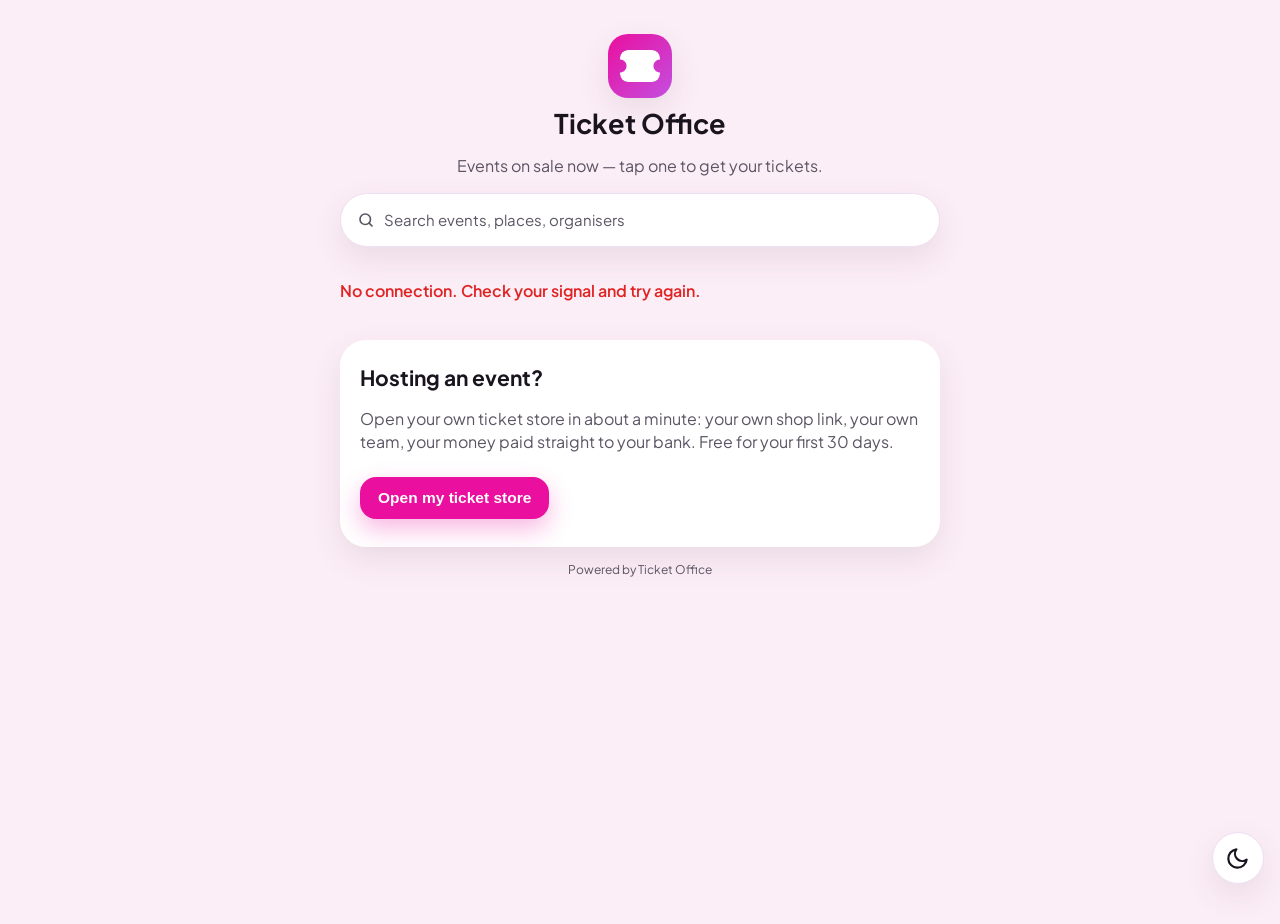
<file: index.html>
<!DOCTYPE html>
<html lang="en">
<head>
<meta charset="UTF-8">
<!-- iPhone-first PWA shell -->
<link rel="preconnect" href="https://fonts.googleapis.com">
<link href="https://fonts.googleapis.com/css2?family=Fraunces:opsz,wght@9..144,600;9..144,900&family=Baloo+2:wght@600;700;800&family=Plus+Jakarta+Sans:wght@400;600;700;800&display=swap" rel="stylesheet">
<meta name="viewport" content="width=device-width, initial-scale=1, viewport-fit=cover">
<meta name="apple-mobile-web-app-capable" content="yes">
<meta name="mobile-web-app-capable" content="yes">
<meta name="apple-mobile-web-app-status-bar-style" content="default">
<meta name="apple-mobile-web-app-title" content="Tickets">
<meta name="theme-color" content="#7C3AED">
<title>Ticket Office</title>
<link rel="manifest" href="manifest.webmanifest">
<link rel="apple-touch-icon" href="https://sjrubwotogjaxzeapndh.supabase.co/storage/v1/object/public/app-rhythm-reggae/icons/apple-touch-icon.png">
<link rel="icon" type="image/png" sizes="192x192" href="https://sjrubwotogjaxzeapndh.supabase.co/storage/v1/object/public/app-rhythm-reggae/icons/icon-192.png">
<link rel="stylesheet" href="styles.css">
<script src="vendor/qrcode.min.js"></script>
<script src="vendor/jsQR.min.js"></script>
<script src="config.js"></script>
<script>try { document.documentElement.dataset.theme = localStorage.getItem("to_theme") || "day"; document.documentElement.dataset.skin = localStorage.getItem("to_skin") || "fintech"; } catch (e) {}</script>
</head>
<body>

<!-- ===================== LOGIN / SETUP ===================== -->
<section id="homeScreen" class="login-wrap hidden">
  <div class="home-wrap">
    <div class="brand-mark"></div>
    <h1 style="text-align:center">Ticket Office</h1>
    <p class="muted" style="text-align:center">Events on sale now — tap one to get your tickets.</p>
    <div id="homeStats" class="stats-pill hidden"></div>
    <div class="search-pill"><svg viewBox="0 0 24 24" width="18" height="18" fill="none" stroke="currentColor" stroke-width="2.2" stroke-linecap="round" aria-hidden="true"><circle cx="11" cy="11" r="7"/><path d="M20 20l-3.8-3.8"/></svg><input id="homeSearch" type="search" placeholder="Search events, places, organisers" autocomplete="off" aria-label="Search events"></div>
    <div id="homeEvents" class="pick-grid"></div>
    <div class="card host-card">
      <h2>Hosting an event?</h2>
      <p class="muted">Open your own ticket store in about a minute: your own shop link, your own team, your money paid straight to your bank. Free for your first 30 days.</p>
      <button id="hostBtn" type="button" class="btn primary">Open my ticket store</button>
      <form id="signupForm" class="hidden">
        <label>Business / organiser name<input id="suBiz" placeholder="e.g. Island Lime Promotions"></label>
        <label>Your name<input id="suName" autocomplete="name" placeholder="Full name"></label>
        <label>Your WhatsApp number<input id="suWhatsapp" type="tel" placeholder="1868..."></label>
        <label>Choose a PIN (4–6 digits) — you sign in with it<input id="suPin" type="password" inputmode="numeric" maxlength="6"></label>
        <p id="signupError" class="error hidden"></p>
        <button type="submit" class="btn primary big">Create my store</button>
      </form>
      <div id="signupDone" class="hidden"></div>
    </div>
    <p class="tiny muted" style="text-align:center;margin-top:14px">Powered by Ticket Office</p>
  </div>
</section>

<section id="loginScreen" class="login-wrap">
  <div class="login-card">
    <div class="brand-mark" aria-hidden="true"></div>
    <h1 id="loginBiz">Ticket Office</h1>
    <p class="muted" id="loginSub">Who's working?</p>

    <!-- team picker -->
    <div id="teamPicker"></div>
    <div id="pinBox" class="hidden">
      <p class="pin-for">PIN for <strong id="pinForName"></strong></p>
      <input id="pinInput" type="password" inputmode="numeric" autocomplete="off"
             maxlength="6" placeholder="••••" class="pin-input">
      <p id="pinError" class="error hidden"></p>
      <button id="pinGo" class="btn primary big">Sign in</button>
      <button id="pinBack" class="btn ghost">Back</button>
      <button id="forgotPin" class="btn linklike">Owner forgot PIN?</button>
    </div>

    <!-- first-run owner claim -->
    <form id="claimForm" class="hidden">
      <h2>Set up the owner account</h2>
      <p class="muted">Your organiser gave you a claim code. Set your name and PIN —
        you will get a recovery code. Keep it safe: it is the only way back in
        if you forget your PIN.</p>
      <label>Claim code<input id="claimCode" autocomplete="off" placeholder="F7K9-Q2XD"></label>
      <label>Your name<input id="claimName" autocomplete="name" placeholder="Your full name"></label>
      <label>Choose a PIN (4–6 digits)<input id="claimPin" type="password" inputmode="numeric" maxlength="6" placeholder="••••"></label>
      <label>Confirm PIN<input id="claimPin2" type="password" inputmode="numeric" maxlength="6" placeholder="••••"></label>
      <p id="claimError" class="error hidden"></p>
      <button type="submit" class="btn primary big">Create owner account</button>
    </form>

    <!-- recovery code shown once -->
    <div id="recoveryBox" class="hidden">
      <h2>Your recovery code</h2>
      <p class="muted">Write this down and keep it somewhere safe. It is shown
        <strong>once</strong>. If you ever forget your PIN, this code resets it.</p>
      <div class="recovery-code" id="recoveryCode"></div>
      <button id="recoveryDone" class="btn primary big">I saved it — continue</button>
    </div>

    <!-- owner PIN recovery -->
    <form id="recoverForm" class="hidden">
      <h2>Reset owner PIN</h2>
      <label>Recovery code<input id="recoverCode" autocomplete="off" placeholder="TK-XXXX-XXXX"></label>
      <label>New PIN (4–6 digits)<input id="recoverPin" type="password" inputmode="numeric" maxlength="6" placeholder="••••"></label>
      <p id="recoverError" class="error hidden"></p>
      <button type="submit" class="btn primary big">Reset PIN</button>
      <button type="button" id="recoverBack" class="btn ghost">Back</button>
    </form>

    <p id="loginError" class="error hidden"></p>
    <div class="card shop-entry">
      <h2>Buying a ticket?</h2>
      <p class="muted">No account needed. Order from the shop and pay by bank transfer.</p>
      <button id="openShopBtn" type="button" class="btn primary big">Open the ticket shop</button>
    </div>
    <p class="tiny muted">Your account lives in the cloud — every phone on your
      team sees the same sales, live.</p>
  </div>
</section>

<!-- ===================== BUYER SHOP (public) ===================== -->
<section id="shopScreen" class="login-wrap hidden">
  <div class="login-card">
    <button id="shopBack" type="button" class="btn ghost small">&larr; Team sign in</button>
    <h1 id="shopBiz">Ticket shop</h1>
    <p class="muted">Pick your event, place your order, then pay by bank transfer.
      Your tickets are confirmed when the organiser accepts your order.</p>
    <div id="shopEvents" class="pick-grid"></div>
    <div class="steps-bar hidden" id="shopSteps"><span data-step="1"><b>1</b> Tickets</span><span data-step="2"><b>2</b> Your details</span><span data-step="3"><b>3</b> Done</span></div>
    <form id="shopForm" class="hidden">
      <div id="shopHero" class="shop-hero hidden">
        <img id="shopHeroImg" class="shop-hero-img" alt="">
        <div class="shop-hero-body">
          <div id="shopHeroKicker" class="kicker"></div>
          <h2 id="shopHeroName" class="shop-hero-name"></h2>
          <p id="shopHeroMeta" class="shop-hero-meta"></p>
          <div class="host-row"><span id="shopHeroAvatar" class="host-avatar"></span><span id="shopHeroHost" class="host-name"></span><span id="shopHeroSold" class="host-sold"></span></div>
          <div id="shopHeroChips" class="glass-chips"></div>
        </div>
      </div>
      <h2 id="shopFormTitle">Order tickets</h2>
      <div id="shopTypes"></div>
      <div id="shopAddonsWrap" class="hidden"><h3>Add-ons</h3><div id="shopAddons"></div></div>
      <div id="shopQuestions"></div>
      <div class="summary-box" id="shopSummary"></div>
      <label>Your name<input id="shopName" autocomplete="name" placeholder="Full name"></label>
      <label>Your WhatsApp number<input id="shopPhone" type="tel" placeholder="1868..."></label>
      <p id="shopError" class="error hidden"></p>
      <button type="submit" class="btn primary big">Place order</button>
      <div id="shopFormBankBox" class="hidden">
        <h3>Pay by bank transfer</h3>
        <pre id="shopFormBank" class="bank-box"></pre>
      </div>
      <label>Already paid? Attach your transfer receipt (screenshot or PDF)
        <input id="shopReceipt" type="file" accept="image/*,.pdf"></label>
    </form>
    <div id="shopDone" class="hidden">
      <h2>Order placed</h2>
      <div id="shopDoneRef" class="done-ref"></div>
      <div class="perf done-perf"></div>
      <p id="shopDoneText"></p>
      <div id="shopBankBox" class="hidden">
        <h3>Pay by bank transfer</h3>
        <pre id="shopBank" class="bank-box"></pre>
        <button id="shopCopyBank" type="button" class="btn">Copy bank details</button>
      </div>
      <div id="shopCardBox" class="hidden">
        <h3>Pay by card</h3>
        <p class="muted" id="shopCardNote"></p>
        <a id="shopCardBtn" class="btn big" target="_blank" rel="noopener">Pay by card</a>
      </div>
      <button id="shopCalBtn" type="button" class="btn">Add the event to my calendar</button>
      <a id="shopWa" class="btn primary big hidden" target="_blank" rel="noopener">Send order to the organiser on WhatsApp</a>
      <button id="shopAgain" type="button" class="btn ghost">Order more tickets</button>
    </div>
    <p class="tiny muted" style="text-align:center;margin-top:14px">Powered by Ticket Office</p>
  </div>
</section>

<!-- ===================== APP ===================== -->
<div id="app" class="hidden">
  <header class="topbar">
    <div class="topbar-left">
      <div class="brand-mark small" aria-hidden="true"></div>
      <div>
        <div id="bizName" class="biz-name">Ticket Office</div>
        <div id="screenName" class="screen-name">Dashboard</div>
      </div>
    </div>
    <button id="menuBtn" class="icon-btn" aria-label="Menu">
      <svg viewBox="0 0 24 24" class="ic"><line x1="4" y1="7" x2="20" y2="7"/><line x1="4" y1="12" x2="20" y2="12"/><line x1="4" y1="17" x2="20" y2="17"/></svg>
    </button>
  </header>

  <div id="graceBanner" class="grace hidden">
    This account's licence has ended — you can view and export your records,
    but selling is paused. Contact your provider to renew.
  </div>

  <nav id="menu" class="menu hidden">
    <div class="menu-user" id="menuUser"></div>
    <button data-go="dashboard">Dashboard</button>
    <button data-go="issue" data-role="owner,seller">Issue tickets</button>
    <button data-go="tickets" data-role="owner,seller">Tickets &amp; sales</button>
    <button data-go="door">Door check-in</button>
    <button data-go="cashup" data-role="owner">Cash-up</button>
    <button data-go="events" data-role="owner">Events</button>
    <button data-go="settings" data-role="owner">Settings &amp; team</button>
    <button data-go="audit" data-role="owner">Activity log</button>
    <button data-go="help">Help &amp; install</button>
    <button id="switchUser">Switch user / Lock</button>
    <button id="logoutBtn" class="danger">Log out</button>
  </nav>

  <main>
    <!-- DASHBOARD: hero carousel + analytics only -->
    <section id="screen-dashboard" class="screen">
      <div id="heroCarousel" class="carousel"></div>
      <div class="dots" id="heroDots"></div>
      <h2 class="section-title">Analytics</h2>
      <div id="analyticsBox"></div>
    </section>

    <!-- ISSUE -->
    <section id="screen-issue" class="screen hidden">
      <div class="card">
        <h2>Issue tickets</h2>
        <p class="muted">Selling as <strong id="issueSeller"></strong></p>
        <label>Event<select id="issueEvent"></select></label>
        <label>Ticket type<select id="issueType"></select></label>
        <label>Buyer name<input id="issueBuyer" autocomplete="off" placeholder="Who is this ticket for?"></label>
        <label>Buyer phone (optional)<input id="issuePhone" type="tel" autocomplete="off" placeholder="WhatsApp number"></label>
        <label>Quantity</label>
        <div class="stepper">
          <button id="qtyMinus" type="button">−</button>
          <span id="qtyVal">1</span>
          <button id="qtyPlus" type="button">+</button>
        </div>
        <div class="total-line">Total: <strong id="issueTotal">TT$0</strong></div>
        <label class="switch-row"><span>Paid</span>
          <input type="checkbox" id="issuePaid" checked><span class="switch"></span></label>
        <p id="issueError" class="error hidden"></p>
        <button id="issueBtn" class="btn primary big">Generate tickets</button>
      </div>
      <div id="issuedBox"></div>
    </section>

    <!-- TICKETS -->
    <section id="screen-tickets" class="screen hidden">
      <div class="row-between">
        <h2 class="section-title">Tickets &amp; sales</h2>
        <button id="exportBtn" class="btn small" data-role="owner">Export CSV</button>
      </div>
      <div id="ordersBox">
        <h3 class="section-title">Buyer orders</h3>
        <div id="ordersList"><p class="muted">Loading orders…</p></div>
      </div>
      <label>Event<select id="ticketsEvent"></select></label>
      <input id="ticketsSearch" placeholder="Search code or buyer name">
      <div id="ticketsList"></div>
    </section>

    <!-- DOOR -->
    <section id="screen-door" class="screen hidden">
      <div class="card">
        <h2>Door check-in</h2>
        <label>Event<select id="doorEvent"></select></label>
        <button id="scanBtn" class="btn primary big">Scan QR code</button>
        <video id="scanVideo" class="scan-video hidden" playsinline muted></video>
        <button id="scanStop" class="btn ghost hidden">Stop camera</button>
        <div class="or">— or type the code —</div>
        <label>Ticket code<input id="doorCode" autocomplete="off" placeholder="RR26-0001" class="mono big-input"></label>
        <label>Verify code (from the ticket)<input id="doorVerify" inputmode="numeric" maxlength="6" placeholder="6 digits" class="mono big-input"></label>
        <button id="checkinBtn" class="btn primary big">Check in</button>
        <div id="doorResult" class="door-result hidden"></div>
        <div id="doorCount" class="muted center"></div>
      </div>
    </section>

    <!-- CASH-UP -->
    <section id="screen-cashup" class="screen hidden">
      <button class="btn ghost back-btn" data-back="dashboard">&larr; Back</button>
      <h2 class="section-title">Cash-up</h2>
      <label>Event<select id="cashEvent"></select></label>
      <div id="cashBox"></div>
      <button class="btn" id="printCashBtn">Print cash-up</button>
    </section>

    <!-- EVENTS -->
    <section id="screen-events" class="screen hidden">
      <h2 class="section-title">Events</h2>
      <div id="eventsList"></div>
      <form id="eventForm" class="card">
        <h3 id="eventFormTitle">New event</h3>
        <input type="hidden" id="evId">
        <label>Event name<input id="evName" placeholder="Rhythm &amp; Reggae"></label>
        <label>Presenter<input id="evPresenter" placeholder="1ST INFANTRY BN PRESENTS"></label>
        <label>Code prefix (letters/numbers)<input id="evPrefix" maxlength="6" placeholder="RR26"></label>
        <label>Date<input id="evDate" type="date"></label>
        <label>Start time<input id="evStart" placeholder="7:00 PM"></label>
        <label>End time<input id="evEnd" placeholder="1:00 AM"></label>
        <label>Venue<input id="evVenue" placeholder="Camp Ogden"></label>
        <label>Total capacity (blank = unlimited)<input id="evCapacity" type="number" min="1"></label>
        <label>Break-even target TT$ (optional)<input id="evTarget" type="number" min="0" step="0.01" placeholder="e.g. 15000"></label>
        <label>Payment plan — deposit % buyers pay first (optional)<input id="evPlanPct" type="number" min="5" max="95" placeholder="e.g. 30"></label>
        <label>Checkout question 1 (optional)<input id="evQ1" placeholder="e.g. Shirt size?"></label>
        <label>Checkout question 2 (optional)<input id="evQ2" placeholder="e.g. Table or group name?"></label>
        <label>Checkout question 3 (optional)<input id="evQ3" placeholder="e.g. How did you hear about us?"></label>
        <label>Flyer — full poster, never cropped
          <input id="evFlyer" type="file" accept="image/*"></label>
        <img id="evFlyerPreview" class="flyer-preview hidden" alt="Flyer preview">
        <button type="button" id="evFlyerRemove" class="btn ghost hidden">Remove flyer</button>
        <p id="evError" class="error hidden"></p>
        <button type="submit" class="btn primary big">Save event</button>
        <button type="button" id="evCancel" class="btn ghost hidden">Cancel edit</button>
      </form>
      <div id="typesBox" class="card hidden">
        <h3>Ticket types — <span id="typesEventName"></span></h3>
        <div id="typesList"></div>
        <form id="typeForm">
          <input type="hidden" id="tyId">
          <label>Type name<input id="tyName" placeholder="General / VIP / Comp"></label>
          <label>Price (TT$)<input id="tyPrice" type="number" min="0" step="0.01" placeholder="100"></label>
          <label>Capacity (blank = unlimited)<input id="tyCapacity" type="number" min="1"></label>
          <label class="check-row"><input id="tyAddon" type="checkbox"> This is an add-on (extra like parking or a cooler fee — not a ticket, no door code)</label>
          <p id="tyError" class="error hidden"></p>
          <button type="submit" class="btn primary">Save ticket type</button>
        </form>
      </div>
    </section>

    <!-- SETTINGS -->
    <section id="screen-settings" class="screen hidden">
      <div class="card">
        <h2>My profile</h2>
        <p class="muted">Signed in as <strong id="profileLine"></strong></p>
        <label>Current PIN<input id="cpOld" type="password" inputmode="numeric" maxlength="6"></label>
        <label>New PIN<input id="cpNew" type="password" inputmode="numeric" maxlength="6"></label>
        <p id="cpError" class="error hidden"></p>
        <button id="cpBtn" class="btn">Change my PIN</button>
      </div>
      <div class="card">
        <h2>Business</h2>
        <label>Business / organiser name<input id="setBiz"></label>
        <label>Owner WhatsApp (sellers report sales here)<input id="setWhatsapp" type="tel" placeholder="1868..."></label>
        <label>Bank details buyers use to pay you
          <textarea id="setBank" rows="4" placeholder="Bank: ...&#10;Account name: ...&#10;Account number: ..."></textarea></label>
        <p class="tiny muted">Buyers see these in the ticket shop when they order, so they can pay by transfer.</p>
        <label>Card payment link (optional — e.g. your Fygaro link)
          <input id="setCardLink" type="url" placeholder="https://..."></label>
        <p class="tiny muted">If you have a card payment link, buyers get a "Pay by card" button with their order total and reference. Leave blank to hide it.</p>
        <button id="setSave" class="btn">Save settings</button>
        <p class="tiny muted">Buyer shop link — send this to buyers:<br>
          <span id="shopLink"></span>
          <button id="shopLinkCopy" type="button" class="btn small">Copy link</button></p>
      </div>
      <div class="card">
        <h2>Shop theme</h2>
        <p class="tiny muted">Your store's look. Buyers see it in your shop, your team sees it in the app. Night mode still works over every theme.</p>
        <div id="themeGrid" class="theme-grid"></div>
      </div>
      <div class="card">
        <h2>Team</h2>
        <div id="teamList"></div>
        <form id="memberForm">
          <h3>Add team member</h3>
          <label>Name<input id="mbName" placeholder="Full name"></label>
          <label>Role
            <select id="mbRole"><option value="seller">Seller</option><option value="door">Door</option></select></label>
          <label>First PIN (4–6 digits)<input id="mbPin" type="password" inputmode="numeric" maxlength="6"></label>
          <p id="mbError" class="error hidden"></p>
          <button type="submit" class="btn primary">Add member</button>
        </form>
      </div>
      <div class="card">
        <h2>Your licence</h2>
        <p id="licenceLine" class="muted"></p>
      </div>
    </section>

    <!-- AUDIT -->
    <section id="screen-audit" class="screen hidden">
      <h2 class="section-title">Activity log</h2>
      <div id="auditList"></div>
    </section>

    <!-- HELP -->
    <section id="screen-help" class="screen hidden">
      <div class="card">
        <h2>Install on iPhone</h2>
        <ol class="steps">
          <li>Open this link in <strong>Safari</strong> (not inside WhatsApp).</li>
          <li>Tap the <strong>Share</strong> button (square with an arrow pointing up).</li>
          <li>Scroll down and tap <strong>Add to Home Screen</strong>.</li>
          <li>Tap <strong>Add</strong>. The Tickets icon is now on your home screen.</li>
          <li>Open it from the icon — it works full-screen and opens even with no signal after the first load.</li>
        </ol>
        <h3>Android</h3>
        <ol class="steps">
          <li>Open the link in Chrome.</li>
          <li>Tap the <strong>⋮</strong> menu → <strong>Add to Home screen</strong> (or “Install app”).</li>
        </ol>
      </div>
      <div class="card">
        <h2>How your team uses this</h2>
        <ul class="steps">
          <li><strong>Owner</strong> — sets up events, ticket types and the team; sees every sale live; does the cash-up.</li>
          <li><strong>Sellers</strong> — sign in with their own PIN and sell. Every ticket they issue appears on the owner's phone at once, under their name. Codes are issued centrally, so two sellers can never sell the same ticket number.</li>
          <li><strong>Door</strong> — sign in and scan each ticket's QR (or type the code + verify number). A ticket can only be let in once, on any phone — the second scan says ALREADY USED.</li>
          <li><strong>Forgotten PIN?</strong> — sellers ask the owner to reset it in Settings. The owner uses the recovery code shown once at setup.</li>
          <li><strong>No signal?</strong> — the app opens offline, but sales and check-ins need a connection to reach the shared system. Keep one phone on data at the door.</li>
        </ul>
      </div>
    </section>
  </main>
</div>

<!-- EVENT OPTIONS SHEET -->
<div id="sheet" class="sheet hidden">
  <div class="sheet-card">
    <h3 id="sheetTitle"></h3>
    <button data-act="issue">Issue tickets</button>
    <button data-act="tickets">View tickets &amp; sales</button>
    <button data-act="door">Door check-in</button>
    <button data-act="edit" data-role="owner">Edit event</button>
    <button data-act="cashup" data-role="owner">Cash-up</button>
    <button id="sheetClose" class="ghost">Close</button>
  </div>
</div>

<!-- TICKET VIEW -->
<div id="ticketModal" class="modal hidden">
  <div class="modal-card" id="ticketCard"></div>
  <div class="modal-actions">
    <button id="ticketDownload" class="btn primary">Save ticket image</button>
    <button id="ticketCal" class="btn">Add to calendar</button>
    <button id="ticketTransfer" class="btn" data-role="owner,seller">Transfer ticket</button>
    <button id="ticketBackIssue" class="btn" data-role="owner,seller">&larr; Back to Issue tickets</button>
    <button id="ticketClose" class="btn ghost">Close</button>
  </div>
</div>

<div id="toast" class="toast hidden"></div>

<script src="app.js"></script>
<script>
  if ("serviceWorker" in navigator) {
    window.addEventListener("load", () => navigator.serviceWorker.register("sw.js").catch(() => {}));
  }
</script>

  <!-- Printable cash-up sheet: shown on screen first (with its own Back
       button), and it is the only thing that prints. -->
  <div id="printSheet" class="print-sheet hidden">
    <button class="print-close-top" data-close-print>&larr; Cash-up</button>
    <div id="printSheetBody"></div>
    <div class="row-actions no-print">
      <button class="btn primary" id="doPrintBtn">Print / Save PDF</button>
      <button class="btn" id="closePrintBtn" data-close-print>&larr; Back</button>
    </div>
  </div>
<button id="themeFab" class="theme-fab" aria-label="Toggle night mode">
  <svg viewBox="0 0 24 24" class="ic" id="themeIconMoon"><path d="M20 13.5A8.5 8.5 0 1 1 10.5 4a6.8 6.8 0 0 0 9.5 9.5Z"/></svg>
  <svg viewBox="0 0 24 24" class="ic hidden" id="themeIconSun"><circle cx="12" cy="12" r="4"/><line x1="12" y1="2.5" x2="12" y2="5"/><line x1="12" y1="19" x2="12" y2="21.5"/><line x1="2.5" y1="12" x2="5" y2="12"/><line x1="19" y1="12" x2="21.5" y2="12"/><line x1="5" y1="5" x2="6.8" y2="6.8"/><line x1="17.2" y1="17.2" x2="19" y2="19"/><line x1="19" y1="5" x2="17.2" y2="6.8"/><line x1="6.8" y1="17.2" x2="5" y2="19"/></svg>
</button>
</body>
</html>
</file>
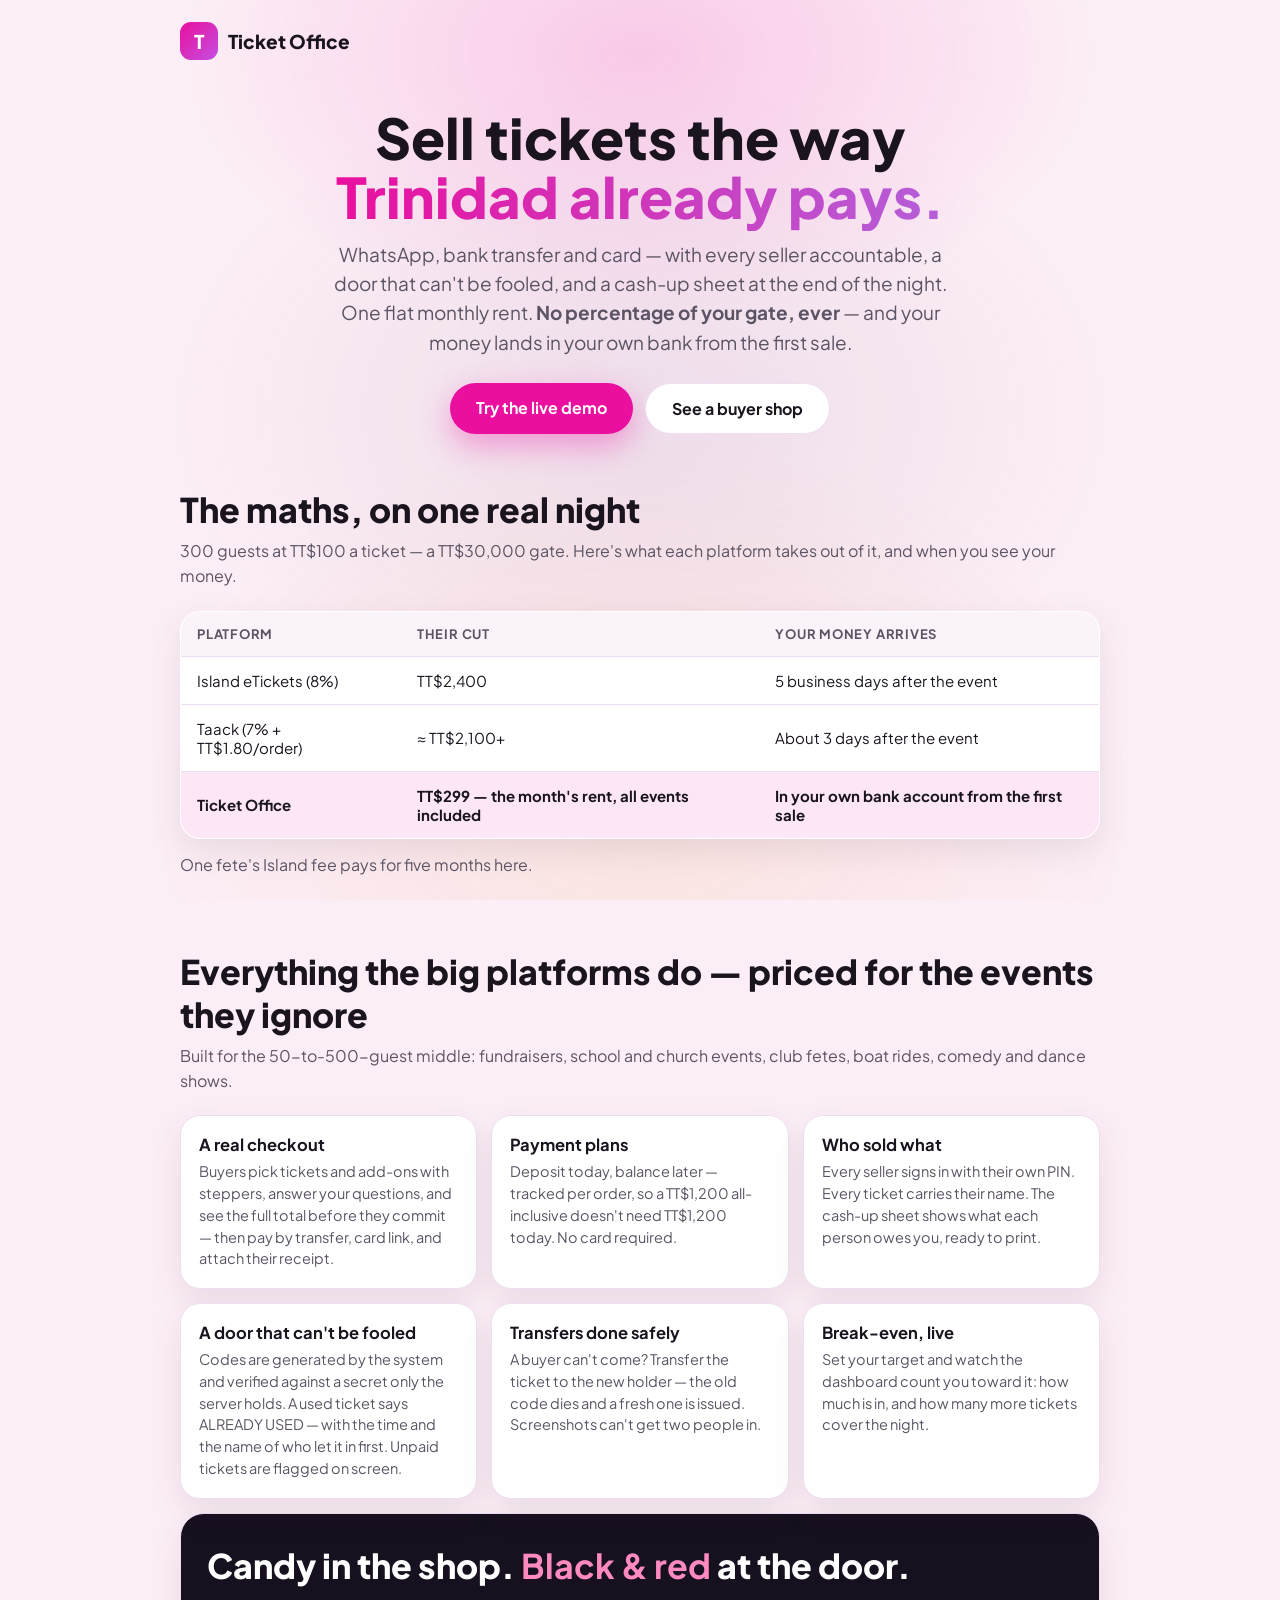
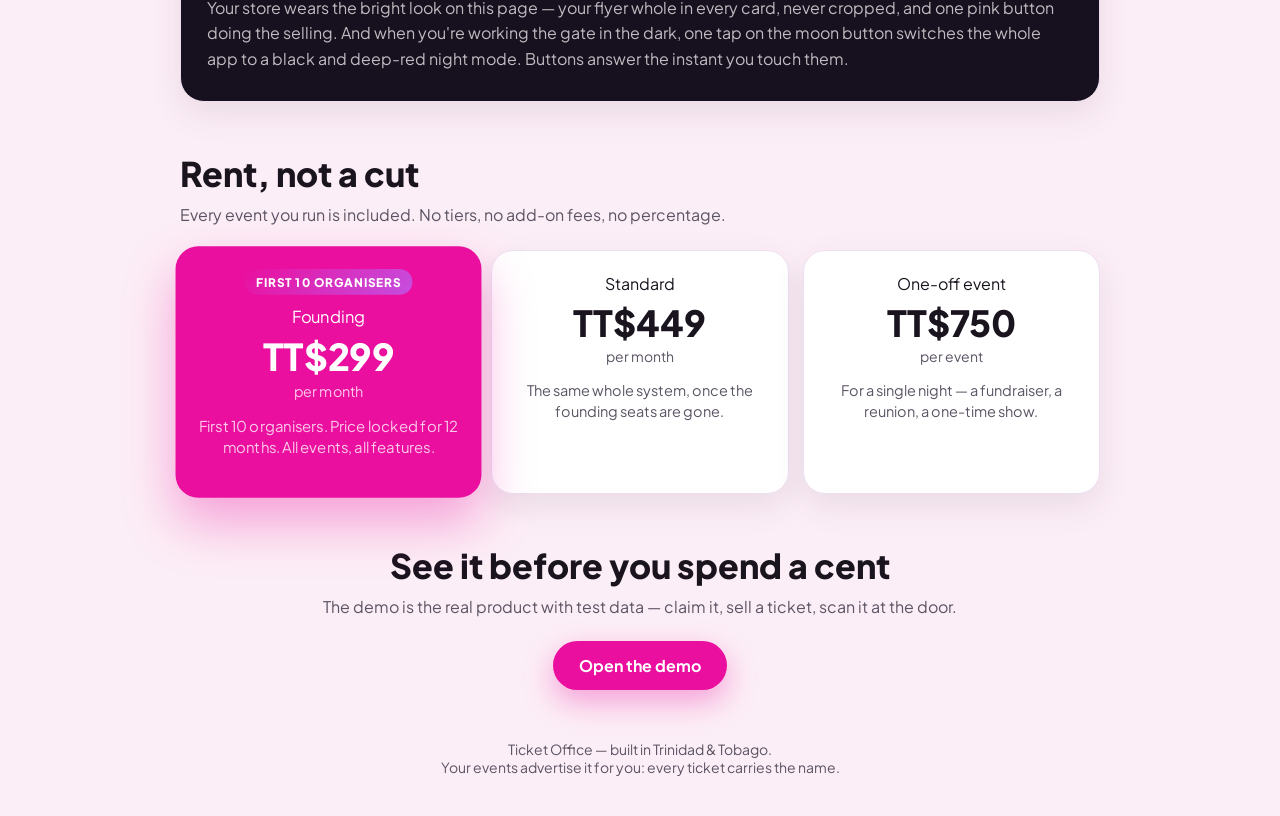
<file: about/index.html>
<!DOCTYPE html>
<html lang="en">
<head>
<meta charset="utf-8">
<meta name="viewport" content="width=device-width, initial-scale=1">
<link rel="preconnect" href="https://fonts.googleapis.com">
<link href="https://fonts.googleapis.com/css2?family=Plus+Jakarta+Sans:wght@400;600;700;800&display=swap" rel="stylesheet">
<title>Ticket Office — Sell tickets the way Trinidad already pays</title>
<meta name="description" content="Flat monthly rent for event ticketing in Trinidad & Tobago. Bank transfer, WhatsApp and card — your money goes straight to your own bank. No percentage of your gate, ever.">
<style>
  :root { --ink:#1A141F; --muted:#5B5464; --line:#EDDEF2; --bg:#FCEEF6; }
  * { box-sizing: border-box; }
  body { margin:0; font-family: "Plus Jakarta Sans", system-ui, -apple-system, "Segoe UI", sans-serif; color:var(--ink); background:var(--bg); }
  body::before { content:""; position:fixed; inset:0; z-index:-1; background:
    radial-gradient(700px 420px at 50% 6%, rgba(234,15,158,.16), rgba(234,15,158,0) 65%),
    radial-gradient(720px 520px at 50% 46%, rgba(136,96,145,.12), rgba(136,96,145,0) 65%),
    radial-gradient(760px 560px at 50% 88%, rgba(240,125,26,.10), rgba(240,125,26,0) 65%); }
  .wrap { max-width: 960px; margin: 0 auto; padding: 0 20px; }
  header { padding: 22px 0 6px; display:flex; align-items:center; gap:10px; }
  .mark { width:38px; height:38px; border-radius:11px; background:linear-gradient(135deg,#EA0F9E,#C44FE0); display:flex; align-items:center; justify-content:center; color:#fff; font-weight:800; font-size:19px; font-weight:800; }
  .brand { font-weight:800; font-size:19px; font-weight:800; }
  .hero { padding: 42px 0 10px; text-align:center; }
  .hero h1 { font-weight:800; font-weight:800; font-size: clamp(34px, 6vw, 56px); line-height:1.05; margin: 0 0 14px; }
  .hero h1 .grad { background:linear-gradient(90deg,#EA0F9E,#B45FD9); -webkit-background-clip:text; background-clip:text; color:transparent; }
  .hero p { font-size: clamp(16px, 2.6vw, 19px); color:var(--muted); max-width:640px; margin:0 auto 26px; line-height:1.55; }
  .cta-row { display:flex; gap:12px; justify-content:center; flex-wrap:wrap; }
  .btn { display:inline-block; padding:14px 26px; border-radius:999px; font-weight:700; text-decoration:none; font-size:16px; }
  .btn.primary { background:#EA0F9E; color:#fff; box-shadow:0 12px 30px rgba(234,15,158,.35); }
  .btn.ghost { background:#fff; color:var(--ink); border:1px solid var(--line); }
  section { padding: 44px 0 6px; }
  h2 { font-weight:800; font-weight:800; font-size: clamp(25px, 4vw, 34px); margin:0 0 8px; }
  .sub { color:var(--muted); margin:0 0 22px; line-height:1.55; }
  .glass { background:#fff; border:1px solid var(--line); box-shadow:0 12px 32px rgba(73,49,79,.10); }
  table { width:100%; border-collapse:collapse; border-radius:20px; overflow:hidden; }
  th, td { padding:14px 16px; text-align:left; font-size:15px; border-bottom:1px solid var(--line); }
  th { background:#FBF3FA; font-size:13px; text-transform:uppercase; letter-spacing:.06em; color:var(--muted); }
  tr:last-child td { border-bottom:none; }
  tr.us td { background:#FDE7F6; font-weight:700; }
  .grid { display:grid; grid-template-columns:repeat(auto-fit,minmax(250px,1fr)); gap:14px; }
  .feat { border-radius:20px; padding:18px; }
  .feat h3 { margin:0 0 6px; font-size:16.5px; }
  .feat p { margin:0; color:var(--muted); font-size:14.5px; line-height:1.5; }
  .price-grid { display:grid; grid-template-columns:repeat(auto-fit,minmax(240px,1fr)); gap:14px; align-items:stretch; }
  .price { border-radius:22px; padding:22px; text-align:center; }
  .price.hot { background:#EA0F9E; color:#fff; transform:scale(1.03); box-shadow:0 24px 50px rgba(234,15,158,.35); }
  .price.hot .per, .price.hot p { color:rgba(255,255,255,.78); }
  .badge { display:inline-block; background:linear-gradient(135deg,#EA0F9E,#C44FE0); color:#fff; font-size:11.5px; font-weight:800; letter-spacing:.08em; text-transform:uppercase; padding:5px 11px; border-radius:999px; margin-bottom:10px; }
  .price .amt { font-weight:800; font-size:36px; font-weight:800; margin:6px 0 2px; }
  .price .per { color:var(--muted); font-size:14px; }
  .price p { color:var(--muted); font-size:14.5px; line-height:1.5; }
  .night { background:#17101F; border-radius:24px; padding:30px 26px; margin-top:14px; }
  .night h2 { color:#fff; }
  .night p { color:rgba(255,255,255,.72); line-height:1.6; margin:0; }
  .night .accent { color:#FF8AC2; font-weight:700; }
  footer { padding:44px 0 40px; text-align:center; color:var(--muted); font-size:14px; }
</style>
</head>
<body>
<div class="wrap">
  <header>
    <div class="mark">T</div>
    <div class="brand">Ticket Office</div>
  </header>

  <div class="hero">
    <h1>Sell tickets the way<br><span class="grad">Trinidad already pays.</span></h1>
    <p>WhatsApp, bank transfer and card — with every seller accountable, a door that can't be fooled, and a cash-up sheet at the end of the night. One flat monthly rent. <strong>No percentage of your gate, ever</strong> — and your money lands in your own bank from the first sale.</p>
    <div class="cta-row">
      <a class="btn primary" href="../demo/">Try the live demo</a>
      <a class="btn ghost" href="../demo/?shop">See a buyer shop</a>
    </div>
  </div>

  <section>
    <h2>The maths, on one real night</h2>
    <p class="sub">300 guests at TT$100 a ticket — a TT$30,000 gate. Here's what each platform takes out of it, and when you see your money.</p>
    <table class="glass">
      <tr><th>Platform</th><th>Their cut</th><th>Your money arrives</th></tr>
      <tr><td>Island eTickets (8%)</td><td>TT$2,400</td><td>5 business days after the event</td></tr>
      <tr><td>Taack (7% + TT$1.80/order)</td><td>≈ TT$2,100+</td><td>About 3 days after the event</td></tr>
      <tr class="us"><td>Ticket Office</td><td>TT$299 — the month's rent, all events included</td><td>In your own bank account from the first sale</td></tr>
    </table>
    <p class="sub" style="margin-top:14px">One fete's Island fee pays for five months here.</p>
  </section>

  <section>
    <h2>Everything the big platforms do — priced for the events they ignore</h2>
    <p class="sub">Built for the 50-to-500-guest middle: fundraisers, school and church events, club fetes, boat rides, comedy and dance shows.</p>
    <div class="grid">
      <div class="feat glass"><h3>A real checkout</h3><p>Buyers pick tickets and add-ons with steppers, answer your questions, and see the full total before they commit — then pay by transfer, card link, and attach their receipt.</p></div>
      <div class="feat glass"><h3>Payment plans</h3><p>Deposit today, balance later — tracked per order, so a TT$1,200 all-inclusive doesn't need TT$1,200 today. No card required.</p></div>
      <div class="feat glass"><h3>Who sold what</h3><p>Every seller signs in with their own PIN. Every ticket carries their name. The cash-up sheet shows what each person owes you, ready to print.</p></div>
      <div class="feat glass"><h3>A door that can't be fooled</h3><p>Codes are generated by the system and verified against a secret only the server holds. A used ticket says ALREADY USED — with the time and the name of who let it in first. Unpaid tickets are flagged on screen.</p></div>
      <div class="feat glass"><h3>Transfers done safely</h3><p>A buyer can't come? Transfer the ticket to the new holder — the old code dies and a fresh one is issued. Screenshots can't get two people in.</p></div>
      <div class="feat glass"><h3>Break-even, live</h3><p>Set your target and watch the dashboard count you toward it: how much is in, and how many more tickets cover the night.</p></div>
    </div>
    <div class="night glass">
      <h2>Candy in the shop. <span class="accent">Black &amp; red</span> at the door.</h2>
      <p>Your store wears the bright look on this page — your flyer whole in every card, never cropped, and one pink button doing the selling. And when you're working the gate in the dark, one tap on the moon button switches the whole app to a black and deep-red night mode. Buttons answer the instant you touch them.</p>
    </div>
  </section>

  <section>
    <h2>Rent, not a cut</h2>
    <p class="sub">Every event you run is included. No tiers, no add-on fees, no percentage.</p>
    <div class="price-grid">
      <div class="price hot">
        <div class="badge">First 10 organisers</div>
        <div>Founding</div>
        <div class="amt">TT$299</div>
        <div class="per">per month</div>
        <p>First 10 organisers. Price locked for 12 months. All events, all features.</p>
      </div>
      <div class="price glass">
        <div>Standard</div>
        <div class="amt">TT$449</div>
        <div class="per">per month</div>
        <p>The same whole system, once the founding seats are gone.</p>
      </div>
      <div class="price glass">
        <div>One-off event</div>
        <div class="amt">TT$750</div>
        <div class="per">per event</div>
        <p>For a single night — a fundraiser, a reunion, a one-time show.</p>
      </div>
    </div>
  </section>

  <section style="text-align:center">
    <h2>See it before you spend a cent</h2>
    <p class="sub">The demo is the real product with test data — claim it, sell a ticket, scan it at the door.</p>
    <div class="cta-row">
      <a class="btn primary" href="../demo/">Open the demo</a>
    </div>
  </section>

  <footer>
    Ticket Office — built in Trinidad &amp; Tobago.<br>
    Your events advertise it for you: every ticket carries the name.
  </footer>
</div>
</body>
</html>
</file>
<file: styles.css>
/* Ticket Office — one design system.
   Structure and spacing follow the laws: Jakob (familiar patterns),
   Hick (few choices per screen), 60-30-10 colour balance, Von Restorff
   (one element shouts per screen), figure-ground (glass over glow).
   The flagship skin is Noir Glass: ambient glow, frosted panels,
   chunky rounded display type, white pill actions, ticket-shaped cards. */
:root {
  --bg: #F6F7FB;
  --card: #FFFFFF;
  --text: #17203A;
  --muted: #6B7699;
  --border: #E6E9F4;
  --violet: #7C3AED;
  --blue: #3B82F6;
  --grad: linear-gradient(135deg, #7C3AED, #3B82F6);
  --radius: 26px;
  --shadow: 0 12px 32px rgba(31, 41, 84, 0.08);
  --good: #0E9F6E;
  --bad: #E02424;
  --warn: #B7791F;
  --safe-top: env(safe-area-inset-top, 0px);
  --safe-bottom: env(safe-area-inset-bottom, 0px);
}
* { box-sizing: border-box; -webkit-tap-highlight-color: transparent; }
html, body { margin: 0; padding: 0; }
body {
  font-family: "Plus Jakarta Sans", -apple-system, "Segoe UI", Roboto, Helvetica, Arial, sans-serif;
  background: var(--bg); color: var(--text);
  padding-bottom: calc(24px + var(--safe-bottom));
  line-height: 1.45;
}
.hidden { display: none !important; }
.muted { color: var(--muted); }
.tiny { font-size: 12px; }
.center { text-align: center; }
.error { color: var(--bad); font-weight: 600; }
.mono { font-family: ui-monospace, "SF Mono", Menlo, Consolas, monospace; letter-spacing: 1px; }
h1 { font-size: 27px; margin: 10px 0 4px; line-height: 1.12; }
h2 { font-size: 21px; margin: 6px 0 10px; line-height: 1.15; }
h3 { font-size: 16px; margin: 14px 0 8px; }
.section-title { margin: 22px 4px 10px; }

/* one rounded-stroke icon family (inline SVG) */
.ic { width: 26px; height: 26px; fill: none; stroke: currentColor; stroke-width: 2; stroke-linecap: round; stroke-linejoin: round; }

.brand-mark {
  width: 64px; height: 64px; border-radius: 20px; margin: 0 auto;
  background: var(--grad);
  position: relative; box-shadow: var(--shadow);
}
.brand-mark::after {
  content: ""; position: absolute; inset: 16px 12px; border-radius: 8px;
  background: #fff;
  -webkit-mask: radial-gradient(circle 7px at 0 50%, transparent 6px, #000 7px),
                radial-gradient(circle 7px at 100% 50%, transparent 6px, #000 7px);
  -webkit-mask-composite: source-in; mask-composite: intersect;
}
.brand-mark.small { width: 40px; height: 40px; border-radius: 13px; margin: 0; }
.brand-mark.small::after { inset: 10px 8px; border-radius: 5px; }

/* ---------- login (Jakob: the sign-in everyone already knows) ---------- */
.login-wrap { min-height: 100dvh; display: flex; align-items: flex-start; justify-content: center; padding: calc(28px + var(--safe-top)) 16px 24px; }
.login-card { background: var(--card); border-radius: 30px; box-shadow: var(--shadow); padding: 28px 22px; width: 100%; max-width: 420px; text-align: center; }
.login-card form { text-align: left; }
.member-card {
  display: flex; align-items: center; gap: 12px; width: 100%; text-align: left;
  background: #FBFBFE; border: 1.5px solid var(--border); border-radius: 18px;
  padding: 12px 14px; margin: 8px 0; font-size: 16px; font-weight: 600; color: var(--text); cursor: pointer;
}
.member-card:active { transform: scale(0.99); }
.avatar {
  width: 42px; height: 42px; border-radius: 50%; flex: 0 0 auto;
  background: var(--grad); color: #fff; display: flex; align-items: center; justify-content: center;
  font-weight: 800; font-size: 17px;
}
.role-pill { margin-left: auto; font-size: 11px; font-weight: 800; text-transform: uppercase; letter-spacing: 0.6px; padding: 4px 9px; border-radius: 999px; background: #EEF2FF; color: var(--violet); }
.role-pill.door { background: #ECFDF5; color: var(--good); }
.role-pill.seller { background: #FFF7ED; color: #C05621; }
.pin-input { text-align: center; font-size: 30px; letter-spacing: 10px; font-weight: 800; }
.recovery-code {
  font-family: ui-monospace, Menlo, monospace; font-size: 26px; font-weight: 800; letter-spacing: 2px;
  background: #FFFBEB; border: 1.5px dashed var(--warn); border-radius: 16px; padding: 16px; margin: 12px 0;
}

/* ---------- chrome ---------- */
.topbar {
  position: sticky; top: 0; z-index: 40; display: flex; align-items: center; justify-content: space-between;
  padding: calc(10px + var(--safe-top)) 16px 10px;
  background: rgba(246, 247, 251, 0.92); backdrop-filter: blur(10px);
}
.topbar-left { display: flex; gap: 10px; align-items: center; }
.biz-name { font-weight: 800; font-size: 16px; }
.screen-name { color: var(--muted); font-size: 12.5px; }
.icon-btn { width: 48px; height: 48px; border-radius: 16px; border: 1.5px solid var(--border); background: var(--card); color: var(--text); display: flex; align-items: center; justify-content: center; cursor: pointer; box-shadow: var(--shadow); }
.menu {
  position: fixed; top: calc(66px + var(--safe-top)); right: 12px; z-index: 60; width: 248px;
  background: var(--card); border-radius: 22px; box-shadow: 0 24px 60px rgba(31,41,84,0.22); padding: 10px;
}
.menu button { display: block; width: 100%; text-align: left; background: none; border: none; padding: 12px 12px; font-size: 15.5px; font-weight: 600; color: var(--text); border-radius: 12px; cursor: pointer; }
.menu button:active { background: #F1F4FD; }
.menu button.danger { color: var(--bad); }
.menu-user { padding: 10px 12px; color: var(--muted); font-size: 13px; border-bottom: 1px solid var(--border); margin-bottom: 6px; }
.grace { margin: 10px 16px 0; background: #FFFBEB; border: 1.5px solid #F5D67B; color: #7A5B12; border-radius: 16px; padding: 12px 14px; font-size: 14px; font-weight: 600; }
main { padding: 6px 16px 0; max-width: 560px; margin: 0 auto; }

/* ---------- controls ---------- */
label { display: block; font-size: 13.5px; font-weight: 700; color: var(--muted); margin: 12px 0 6px; }
input, select, textarea {
  width: 100%; padding: 13px 14px; font-size: 16px; color: var(--text);
  background: #FBFBFE; border: 1.5px solid var(--border); border-radius: 14px; outline: none; font-family: inherit;
}
input:focus, select:focus, textarea:focus { border-color: var(--violet); }
.btn {
  border: none; border-radius: 16px; padding: 12px 18px; font-size: 15.5px; font-weight: 700;
  background: #EEF2FF; color: var(--violet); cursor: pointer; margin: 8px 0;
}
.btn.primary { background: var(--grad); color: #fff; box-shadow: 0 10px 24px rgba(99, 73, 237, 0.28); }
.btn.big { width: 100%; padding: 15px; font-size: 16.5px; }
.btn.small { padding: 8px 14px; font-size: 13.5px; margin: 0; }
.btn.ghost { background: transparent; color: var(--muted); width: 100%; }
.btn.linklike { background: transparent; color: var(--violet); width: 100%; font-weight: 600; }
.btn:active { transform: scale(0.99); }
.btn[disabled] { opacity: 0.55; pointer-events: none; }
.stepper { display: flex; align-items: center; gap: 10px; }
.stepper button { width: 48px; height: 48px; border-radius: 50%; border: 1.5px solid var(--border); background: var(--card); font-size: 24px; font-weight: 700; color: var(--violet); cursor: pointer; }
.stepper span { font-size: 22px; font-weight: 800; min-width: 28px; text-align: center; }
.step-btn {
  width: 38px; height: 38px; border-radius: 50%; border: 1.5px solid var(--border);
  background: #F1F4FA; color: var(--text); font-size: 20px; font-weight: 800;
  display: flex; align-items: center; justify-content: center; cursor: pointer;
  transition: transform .08s ease; flex: none;
}
.step-btn:active { transform: scale(.9); }
.step-qty { min-width: 22px; text-align: center; font-weight: 800; font-size: 16px; }
.total-line { margin: 10px 0; font-size: 16px; }
.switch-row { display: flex; align-items: center; justify-content: space-between; font-size: 15px; color: var(--text); }
.switch-row input { display: none; }
.switch { width: 52px; height: 30px; border-radius: 999px; background: #D8DEEE; position: relative; transition: 0.2s; flex: 0 0 auto; }
.switch::after { content: ""; position: absolute; top: 3px; left: 3px; width: 24px; height: 24px; border-radius: 50%; background: #fff; transition: 0.2s; box-shadow: 0 2px 6px rgba(0,0,0,0.2); }
.switch-row input:checked + .switch { background: var(--violet); }
.switch-row input:checked + .switch::after { left: 25px; }

/* ---------- cards, hero, analytics ---------- */
.card { background: var(--card); border-radius: var(--radius); box-shadow: var(--shadow); padding: 20px; margin: 14px 0; }
.carousel { display: flex; gap: 14px; overflow-x: auto; scroll-snap-type: x mandatory; padding: 6px 2px 10px; scrollbar-width: none; }
.carousel::-webkit-scrollbar { display: none; }
.hero-card { flex: 0 0 86%; scroll-snap-align: center; background: var(--card); border-radius: 28px; box-shadow: var(--shadow); overflow: hidden; cursor: pointer; }
.hero-card img.poster { width: 100%; height: auto; display: block; } /* FULL flyer, never cropped */
.hero-fallback { padding: 30px 22px; background: var(--grad); color: #fff; }
.hero-fallback h3 { margin: 0; font-size: 24px; }
.hero-meta { padding: 14px 18px 18px; }
.hero-meta .ev-name { font-weight: 800; font-size: 18px; }
.hero-meta .ev-sub { color: var(--muted); font-size: 13.5px; margin-top: 3px; }
.add-card { display: flex; flex-direction: column; align-items: center; justify-content: center; min-height: 220px; color: var(--violet); font-weight: 800; font-size: 17px; border: 2px dashed #C9B8F5; background: #FBFAFF; }
.add-card .plus { font-size: 44px; line-height: 1; }
.dots { display: flex; gap: 6px; justify-content: center; }
.dots span { width: 8px; height: 8px; border-radius: 50%; background: #CBD3EA; }
.dots span.on { background: var(--violet); width: 22px; border-radius: 999px; }
.stat-grid { display: grid; grid-template-columns: 1fr 1fr; gap: 12px; }
.stat { background: var(--card); border-radius: 22px; box-shadow: var(--shadow); padding: 16px; }
.stat .num { font-size: 25px; font-weight: 800; line-height: 1.1; }
.stat .lbl { color: var(--muted); font-size: 12px; font-weight: 700; text-transform: uppercase; letter-spacing: 0.6px; margin-top: 3px; }
.bar { height: 10px; border-radius: 999px; background: #E9EDF9; overflow: hidden; margin: 8px 0 4px; }
.bar > div { height: 100%; background: var(--grad); border-radius: 999px; }
.stack { display: flex; height: 14px; border-radius: 999px; overflow: hidden; margin: 8px 0; }
.stack .paid { background: var(--good); }
.stack .unpaid { background: #F2C14E; }
.breakdown-row { display: flex; justify-content: space-between; padding: 9px 0; border-bottom: 1px solid var(--border); font-size: 15px; }
.breakdown-row:last-child { border-bottom: none; }

/* ---------- registry rows + status chips ---------- */
.ticket-row { background: var(--card); border-radius: 20px; box-shadow: var(--shadow); padding: 14px 16px; margin: 10px 0; }
.ticket-row .code { font-weight: 800; font-size: 16px; }
.chip { display: inline-block; font-size: 11px; font-weight: 800; text-transform: uppercase; letter-spacing: 0.5px; padding: 3px 8px; border-radius: 999px; margin-left: 6px; }
.chip.paid { background: #ECFDF5; color: var(--good); }
.chip.unpaid { background: #FFF7ED; color: #C05621; }
.chip.in { background: #EEF2FF; color: var(--violet); }
.chip.void { background: #FEF2F2; color: var(--bad); }
.row-actions { display: flex; gap: 8px; margin-top: 10px; flex-wrap: wrap; }
.row-actions .btn { margin: 0; padding: 8px 12px; font-size: 13px; }
.row-between { display: flex; align-items: center; justify-content: space-between; }

/* ---------- door ---------- */
.scan-video { width: 100%; border-radius: 18px; margin: 10px 0; background: #000; }
.or { text-align: center; color: var(--muted); margin: 14px 0 2px; font-size: 13px; }
.big-input { font-size: 19px; text-align: center; }
.door-result { border-radius: 20px; padding: 22px; text-align: center; font-weight: 800; font-size: 20px; margin-top: 14px; }
.door-result.valid { background: #ECFDF5; color: var(--good); border: 2px solid var(--good); }
.door-result.used { background: #FFFBEB; color: var(--warn); border: 2px solid #F2C14E; }
.door-result.bad { background: #FEF2F2; color: var(--bad); border: 2px solid var(--bad); }
.door-result .sub { display: block; font-size: 14px; font-weight: 600; margin-top: 6px; }

/* ---------- sheet / modal / the ticket itself ---------- */
.sheet { position: fixed; inset: 0; z-index: 80; background: rgba(16, 20, 40, 0.45); display: flex; align-items: flex-end; justify-content: center; }
.sheet-card { background: var(--card); width: 100%; max-width: 560px; border-radius: 28px 28px 0 0; padding: 20px 20px calc(16px + var(--safe-bottom)); }
.sheet-card button { display: block; width: 100%; text-align: left; background: #FBFBFE; border: 1.5px solid var(--border); border-radius: 14px; padding: 14px; margin: 8px 0; font-size: 16px; font-weight: 700; color: var(--text); cursor: pointer; }
.sheet-card button.ghost { background: transparent; border: none; text-align: center; color: var(--muted); }
.modal { position: fixed; inset: 0; z-index: 90; background: rgba(16,20,40,0.55); overflow-y: auto; padding: 22px 14px calc(20px + var(--safe-bottom)); }
.modal-card { background: var(--card); border-radius: 28px; overflow: hidden; max-width: 440px; margin: 0 auto; box-shadow: 0 30px 80px rgba(0,0,0,0.35); }
.modal-actions { max-width: 440px; margin: 12px auto 0; display: flex; gap: 10px; }
.modal-actions .btn { flex: 1; }
.ticket-poster { width: 100%; height: auto; display: block; } /* full flyer on the ticket */
.ticket-hero-fallback { padding: 24px; background: var(--grad); color: #fff; }
.perforation { border-top: 2.5px dashed #C6CEE6; margin: 0 14px; position: relative; }
.ticket-stub { padding: 18px 22px 22px; text-align: center; }
.ticket-stub .t-code { font-size: 27px; font-weight: 800; letter-spacing: 1.5px; }
.ticket-stub .qr { display: flex; justify-content: center; margin: 12px 0; }
.ticket-stub .qr canvas { border-radius: 14px; }
.admit { background: var(--grad); color: #fff; font-weight: 800; letter-spacing: 3px; text-align: center; padding: 13px; font-size: 15px; }
.flyer-preview { width: 100%; height: auto; border-radius: 16px; margin-top: 10px; display: block; }

/* ---------- toast / misc ---------- */
.toast {
  position: fixed; left: 50%; transform: translateX(-50%); bottom: calc(22px + var(--safe-bottom)); z-index: 210;
  pointer-events: none;
  background: #17203A; color: #fff; padding: 12px 18px; border-radius: 999px; font-weight: 600; font-size: 14.5px;
  box-shadow: 0 16px 40px rgba(0,0,0,0.3); max-width: 92vw; text-align: center;
}
.audit-row { background: var(--card); border-radius: 16px; padding: 12px 14px; margin: 8px 0; box-shadow: var(--shadow); font-size: 14px; }
.steps li { margin: 8px 0; line-height: 1.45; }
.print-sheet { position: fixed; inset: 0; z-index: 200; background: #fff; color: #17203A; overflow-y: auto; padding: 22px 18px 40px; }
.print-sheet .breakdown-row { border-bottom: 1px solid #E3E8F4; }
.print-close-top { position: sticky; top: 0; z-index: 5; display: inline-flex; align-items: center; gap: 6px;
  background: #fff; border: 1px solid #E3E8F4; color: #17203A; font: inherit; font-size: 14.5px; font-weight: 700;
  padding: 8px 16px 8px 12px; border-radius: 999px; margin-bottom: 14px; cursor: pointer;
  box-shadow: 0 4px 14px rgba(23,32,58,0.08); }
.back-btn { margin-bottom: 6px; }
@media print {
  .topbar, .menu, main, .modal, #toast, .no-print { display: none !important; }
  #printSheet { position: static !important; overflow: visible !important; padding: 0; }
}

/* ---------- press feel ---------- */
.btn, .icon-btn, .stepper button, .step-btn, .menu button, .member-card, .theme-fab {
  touch-action: manipulation;
  transition: transform 0.1s ease, box-shadow 0.15s ease, background 0.15s ease;
}
.btn:active, .icon-btn:active, .stepper button:active, .step-btn:active { transform: scale(0.96); }
.menu button:active, .member-card:active { transform: scale(0.985); }

/* ---------- theme toggle ---------- */
.theme-fab { position: fixed; right: 16px; bottom: calc(16px + var(--safe-bottom)); z-index: 150;
  width: 52px; height: 52px; border-radius: 50%; border: 1.5px solid var(--border);
  background: var(--card); color: var(--text); box-shadow: var(--shadow); cursor: pointer;
  display: flex; align-items: center; justify-content: center; }
.theme-fab:active { transform: scale(0.94); }

/* file picker follows the theme */
input[type="file"]::file-selector-button {
  font: inherit; font-weight: 700; border: 1.5px solid var(--border);
  background: #EEF2FF; color: var(--violet); border-radius: 10px;
  padding: 8px 14px; margin-right: 10px; cursor: pointer;
}

/* ---------- buyer shop ---------- */
.shop-entry { margin-top: 18px; text-align: left; }
.bank-box { white-space: pre-wrap; word-break: break-word; background: #F2F5FB; border: 1px solid #E3E8F4;
  border-radius: 14px; padding: 12px 14px; font: inherit; font-size: 14.5px; margin: 8px 0; }
.order-row { border: 1px solid #E3E8F4; border-radius: 14px; padding: 10px 12px; margin-bottom: 8px; background: #fff; }
.order-row .row-between { align-items: flex-start; }
.event-card { background: #fff; border: 1px solid #E3E8F4; border-radius: 20px; padding: 14px; margin-bottom: 14px; text-align: left; }
.event-card img.poster { width: 100%; max-width: 100%; height: auto; display: block; border-radius: 14px; margin-bottom: 10px; }
.event-card .event-meta { margin-bottom: 12px; line-height: 1.45; }

/* checkout steps (Zeigarnik: show the path, mark where you are) */
.steps-bar { display: flex; gap: 6px; margin: 4px 0 14px; }
.steps-bar span {
  display: inline-flex; align-items: center; gap: 7px; font-size: 12.5px; font-weight: 700;
  color: var(--muted); border: 1.5px solid var(--border); border-radius: 999px; padding: 6px 12px 6px 7px;
}
.steps-bar span b {
  width: 20px; height: 20px; border-radius: 50%; background: #E9EDF9; color: var(--muted);
  display: inline-flex; align-items: center; justify-content: center; font-size: 11.5px; flex: none;
}
.steps-bar span.on { color: var(--text); border-color: var(--text); }
.steps-bar span.on b { background: var(--grad); color: #fff; }
.steps-bar span.done { color: var(--muted); }
.steps-bar span.done b { background: var(--good); color: #fff; }

/* checkout rows + the bill */
.type-row { display: flex; align-items: center; justify-content: space-between; gap: 12px; padding: 15px 2px; border-bottom: 1px solid var(--border); text-align: left; }
.type-row:last-child { border-bottom: none; }
.type-info { display: flex; flex-direction: column; gap: 2px; }
.type-info strong { font-size: 16px; }
.summary-box { border-top: 1.5px dashed var(--border); padding: 14px 2px 4px; margin: 14px 0; text-align: left; }
.summary-box .total-row { border-top: 1.5px solid var(--border); margin-top: 6px; padding-top: 8px; font-size: 17px; }
.total-row { font-size: 17px; }
.plan-note { background: #FFF7E8; border: 1px solid #F2DFAE; color: #6B5310; border-radius: 12px; padding: 9px 11px; font-size: 13.5px; margin: 10px 0 2px; }
.check-row { display: flex; gap: 9px; align-items: flex-start; font-weight: 600; }
.check-row input { width: 20px; height: 20px; margin-top: 2px; flex: none; }
#shopForm h3 { letter-spacing: 0.14em; text-transform: uppercase; font-size: 12px; color: var(--muted); }
#shopFormTitle { font-size: 21px; }

/* order placed — the peak of the flow gets a ticket (Peak-End) */
.done-ticket { text-align: center; }
.done-ref { font-size: 31px; font-weight: 800; letter-spacing: 2px; margin: 4px 0 2px; }
.done-perf { display: block; border-top: 2px dashed var(--border); margin: 14px -22px 6px; }

/* ---------- ticket-row event cards (the reference card style) ---------- */
.event-card.ticket-row { padding: 13px 15px 12px; cursor: pointer; }
.ticket-row:active { transform: scale(0.99); }
.t-top { display: flex; gap: 13px; align-items: center; }
.t-thumb { width: 70px; height: 88px; object-fit: contain; background: rgba(0,0,0,0.28); border-radius: 12px; flex: none; }
.t-main { flex: 1; min-width: 0; text-align: left; }
.t-date { font-size: 12.5px; color: var(--muted); font-weight: 700; }
.t-name { font-size: 19px; font-weight: 800; line-height: 1.12; margin: 2px 0; }
.t-by { font-size: 12.5px; color: var(--muted); font-weight: 600; white-space: nowrap; overflow: hidden; text-overflow: ellipsis; }
.t-arrow { width: 34px; height: 34px; border-radius: 50%; border: 1px solid var(--border); display: inline-flex; align-items: center; justify-content: center; flex: none; color: var(--muted); }
.perf { display: none; }
.ticket-row .perf { display: block; position: relative; border-top: 2px dashed var(--border); margin: 11px -15px 10px; }
.ticket-row .perf::before, .ticket-row .perf::after { content: ""; position: absolute; top: -7px; width: 12px; height: 12px; border-radius: 50%; background: var(--bg); }
.ticket-row .perf::before { left: -6px; }
.ticket-row .perf::after { right: -6px; }
.t-strip { display: flex; justify-content: space-between; align-items: center; gap: 10px; font-size: 13px; }
.t-venue { display: inline-flex; align-items: center; gap: 5px; color: var(--muted); font-weight: 600; min-width: 0; }
.t-venue span { white-space: nowrap; overflow: hidden; text-overflow: ellipsis; }
.t-venue:has(span:empty) { display: none; }
.t-price { font-weight: 800; white-space: nowrap; margin-left: auto; }

/* ---------- shop hero + host row ---------- */
.kicker { letter-spacing: 0.22em; text-transform: uppercase; font-size: 11.5px; font-weight: 800; color: var(--blue); }
.shop-hero { margin: 2px 0 20px; text-align: left; }
.shop-hero-img { width: 100%; height: auto; display: block; border-radius: 20px; }
.shop-hero-body { padding: 16px 2px 0; }
.shop-hero-name { font-size: 36px; line-height: 1.0; margin: 5px 0 6px; }
.shop-hero-meta { color: var(--muted); font-size: 14.5px; font-weight: 600; margin: 0; }
.glass-chips { display: flex; gap: 8px; flex-wrap: wrap; margin-top: 13px; }
.glass-chips span { border: 1px solid var(--border); background: var(--card); border-radius: 999px; padding: 7px 13px; font-size: 12.5px; font-weight: 700; }
.host-row { display: flex; align-items: center; gap: 9px; margin-top: 13px; }
.host-avatar { width: 30px; height: 30px; border-radius: 50%; display: inline-flex; align-items: center; justify-content: center; font-weight: 800; font-size: 13px; color: #fff; background: linear-gradient(135deg, var(--blue), var(--violet)); flex: none; }
.host-name { font-weight: 700; font-size: 13.5px; }
.host-sold { color: var(--muted); font-size: 12.5px; font-weight: 600; }

/* legacy editorial cards (kept for older surfaces) */
.dir-card { padding: 0; overflow: hidden; }
.dir-card img.poster { border-radius: 0; margin-bottom: 0; }
.dir-body { padding: 16px 18px 18px; }
.dir-name { font-size: 25px; font-weight: 800; line-height: 1.08; margin: 3px 0 5px; }
.dir-meta { color: var(--muted); font-size: 14px; font-weight: 600; }
.dir-types { margin-top: 7px; font-size: 14px; font-weight: 600; }
.dir-price { margin-top: 9px; font-size: 14.5px; color: var(--muted); }
.dir-price strong { color: var(--text); font-size: 17px; }
.dir-body .btn { width: 100%; margin-top: 14px; }

/* ---------- public home ---------- */
.home-wrap { width: 100%; max-width: 560px; margin: 0 auto; }
#homeScreen .home-wrap { max-width: 600px; }
.home-wrap .brand-mark { margin-top: 6px; }
.host-card { margin-top: 22px; }
.price-pill { display: inline-block; background: var(--grad); color: #fff; font-weight: 800; font-size: 12.5px; border-radius: 999px; padding: 3px 10px; margin-left: 8px; vertical-align: middle; }
#homeEvents .event-card { margin-bottom: 16px; }
#signupForm { margin-top: 14px; text-align: left; }
#signupDone { text-align: left; margin-top: 12px; }

/* ---------- theme picker (Settings) ---------- */
.theme-grid { display: grid; grid-template-columns: 1fr 1fr; gap: 10px; margin-top: 10px; }
.theme-card { display: flex; flex-direction: column; align-items: flex-start; gap: 7px; background: var(--card); border: 1.5px solid var(--border); border-radius: 16px; padding: 12px; cursor: pointer; text-align: left; font: inherit; }
.theme-card.current { border-color: var(--violet); }
.theme-dots { display: flex; gap: 5px; }
.theme-dot { width: 18px; height: 18px; border-radius: 50%; border: 1px solid rgba(0,0,0,0.14); }
.theme-name { font-weight: 700; font-size: 14px; color: var(--text); }
.theme-cur { font-size: 11px; font-weight: 800; color: var(--violet); letter-spacing: 0.06em; text-transform: uppercase; }

/* ---------- NIGHT MODE (the floating toggle: black + deep red) ---------- */
html[data-theme="night"] {
  --bg: #070405; --card: #171013; --text: #F5EDEE; --muted: #B08A90; --border: #3A2027;
  --violet: #E5484D; --blue: #B91C1C;
  --grad: linear-gradient(135deg, #7F1D1D, #DC2626);
  --shadow: 0 12px 32px rgba(0, 0, 0, 0.55);
  --good: #34D399; --bad: #F87171; --warn: #F2C14E;
}
html[data-theme="night"] body { background: var(--bg); }
html[data-theme="night"] input, html[data-theme="night"] select, html[data-theme="night"] textarea { background: #1E1418; color: var(--text); border-color: var(--border); }
html[data-theme="night"] .btn { background: #2A161B; color: var(--text); }
html[data-theme="night"] .btn.primary { background: var(--grad); color: #fff; box-shadow: 0 10px 24px rgba(220, 38, 38, 0.30); }
html[data-theme="night"] .btn.ghost { background: transparent; color: var(--muted); }
html[data-theme="night"] .btn.linklike { background: transparent; color: var(--violet); }
html[data-theme="night"] .menu button:active { background: #2A161B; }
html[data-theme="night"] .member-card { background: #1D1116; }
html[data-theme="night"] .role-pill { background: #2A161B; color: #F2A0A5; }
html[data-theme="night"] .role-pill.door { background: #0E2A20; color: var(--good); }
html[data-theme="night"] .role-pill.seller { background: #2A1E0E; color: var(--warn); }
html[data-theme="night"] .chip.paid { background: #0E2A20; }
html[data-theme="night"] .chip.unpaid { background: #2A1E0E; }
html[data-theme="night"] .chip.in { background: #2A161B; color: #F2A0A5; }
html[data-theme="night"] .chip.void { background: #2A1215; }
html[data-theme="night"] .door-result.valid { background: #0E2A20; }
html[data-theme="night"] .door-result.used { background: #2A2110; }
html[data-theme="night"] .door-result.bad { background: #2A1215; }
html[data-theme="night"] .grace { background: #2A2110; border-color: #6B5518; color: var(--warn); }
html[data-theme="night"] .add-card { background: #14090C; border-color: #5B2330; color: #F2A0A5; }
html[data-theme="night"] .bar { background: #2A161B; }
html[data-theme="night"] .dots span { background: #4A2530; }
html[data-theme="night"] .dots span.on { background: var(--violet); }
html[data-theme="night"] .switch { background: #3A2027; }
html[data-theme="night"] .sheet-card button { background: #1E1418; }
html[data-theme="night"] .bank-box { background: #1E1418; border-color: var(--border); color: var(--text); }
html[data-theme="night"] .order-row { background: var(--card); border-color: var(--border); }
html[data-theme="night"] .event-card { background: var(--card); border-color: var(--border); }
html[data-theme="night"] .toast { background: #7F1D1D; color: #fff; }
html[data-theme="night"] .topbar { background: rgba(7, 4, 5, 0.92); }
html[data-theme="night"] .step-btn { background: #241419; }
html[data-theme="night"] .summary-box { border-color: var(--border); }
html[data-theme="night"] .plan-note { background: #241B08; border-color: #4A3A12; color: #E8CF8F; }
html[data-theme="night"] input[type="file"] { color: var(--muted); }
html[data-theme="night"] input[type="file"]::file-selector-button { background: #2A161B; color: var(--text); border-color: var(--border); }
html[data-theme="night"] .steps-bar span b { background: #2A161B; }

/* ---------- store skins (the mall: variable swaps on one system) ---------- */
html[data-skin="gold"]:not([data-theme="night"]) { --bg: #0A0806; --card: #14100B; --text: #F3EBDD; --muted: #B8A888; --border: #2C2417; --shadow: 0 12px 32px rgba(0,0,0,0.45); }
html[data-skin="gold"] { --violet: #B97F22; --blue: #E9BC55; --grad: linear-gradient(135deg, #B97F22, #E9BC55); --radius: 20px; }
html[data-skin="gold"]:not([data-theme="night"]) input,
html[data-skin="gold"]:not([data-theme="night"]) select,
html[data-skin="gold"]:not([data-theme="night"]) textarea { background: #1D1710; color: var(--text); border-color: var(--border); }
html[data-skin="gold"]:not([data-theme="night"]) .member-card { background: #1D1710; }
html[data-skin="gold"]:not([data-theme="night"]) .topbar { background: rgba(10, 8, 6, 0.92); }
html[data-skin="pop"]:not([data-theme="night"]) { --bg: #FFF6EC; --card: #FFFFFF; --text: #17252B; --muted: #5A6B72; --border: #EBDCC4; --shadow: 6px 6px 0 rgba(23,37,43,0.10); }
html[data-skin="pop"] { --violet: #0E7C86; --blue: #E85D1F; --grad: linear-gradient(135deg, #0E7C86, #E85D1F); --radius: 22px; }
html[data-skin="sunset"]:not([data-theme="night"]) { --bg: #FFF3EE; --card: #FFFFFF; --text: #2A1A4A; --muted: #7A6A9A; --border: #F3D9CE; --shadow: 0 12px 32px rgba(42,26,74,0.10); }
html[data-skin="sunset"] { --violet: #7B2FF7; --blue: #FF5E7E; --grad: linear-gradient(135deg, #FF5E7E, #FF9E4F); --radius: 28px; }
html[data-skin="navy"]:not([data-theme="night"]) { --bg: #F7F3EA; --card: #FFFFFF; --text: #0F2B52; --muted: #5E6E8C; --border: #E3DCC8; --shadow: 0 12px 32px rgba(15,43,82,0.10); }
html[data-skin="navy"] { --violet: #0F2B52; --blue: #C9A24B; --grad: linear-gradient(135deg, #0F2B52, #1E4E8C); --radius: 14px; }
html[data-skin="mono"]:not([data-theme="night"]) { --bg: #F4F4F4; --card: #FFFFFF; --text: #111111; --muted: #6E6E6E; --border: #E2E2E2; --shadow: none; }
html[data-skin="mono"] { --violet: #111111; --blue: #111111; --grad: linear-gradient(135deg, #111111, #111111); --radius: 10px; }

/* Premiere Gold */
html[data-skin="premiere"]:not([data-theme="night"]) { --bg: #060505; --card: #100D0A; --text: #F5EFE6; --muted: #B8A888; --border: #2C2417; --shadow: 0 16px 40px rgba(0,0,0,0.5); }
html[data-skin="premiere"] { --violet: #B97F22; --blue: #E9BC55; --grad: linear-gradient(135deg, #B97F22, #E9BC55); --radius: 22px; }
html[data-skin="premiere"] h1, html[data-skin="premiere"] h2 { font-family: "Fraunces", Georgia, "Times New Roman", serif; letter-spacing: 0.01em; }
html[data-skin="premiere"] .dir-name { font-family: "Fraunces", Georgia, serif; font-weight: 900; }
html[data-skin="premiere"]:not([data-theme="night"]) input,
html[data-skin="premiere"]:not([data-theme="night"]) select,
html[data-skin="premiere"]:not([data-theme="night"]) textarea { background: #1A1409; color: var(--text); border-color: var(--border); }
html[data-skin="premiere"]:not([data-theme="night"]) .member-card { background: #1A1409; }
html[data-skin="premiere"]:not([data-theme="night"]) .topbar { background: rgba(6, 5, 5, 0.92); }
html[data-skin="premiere"] .glass-chips span { background: rgba(255,255,255,0.05); backdrop-filter: blur(8px); }
/* Premiere keeps flyers fully visible — a flyer is never cropped or dimmed. */

/* ================================================================
   NOIR GLASS — the flagship. Ambient glow behind everything,
   frosted glass panels, Baloo 2 display type, white pill actions.
   The glow stack is defined ONCE (--glow) and reused by the page
   backdrop and the ticket notches, so a notch always shows the
   exact light behind the card: a cut, never a painted dot.
   ================================================================ */
html[data-skin="noir"] {
  --bg: #07070C; --card: #14141B; --panel: #101016; --text: #FFFFFF;
  --muted: rgba(255,255,255,0.62); --border: rgba(255,255,255,0.11);
  --violet: #FF5A36; --blue: #FFFFFF; --field: rgba(255,255,255,0.07);
  --grad: linear-gradient(135deg, #FF5A36, #8B3DFF);
  --shadow: 0 18px 40px rgba(0,0,0,0.45); --radius: 26px;
  --good: #2ECC8F; --bad: #F87171; --warn: #F2C14E;
  --glow:
    radial-gradient(700px 420px at 50% 6%, rgba(255,72,36,0.52), rgba(255,72,36,0) 65%),
    radial-gradient(720px 520px at 50% 46%, rgba(96,52,200,0.48), rgba(96,52,200,0) 65%),
    radial-gradient(760px 560px at 50% 88%, rgba(255,150,40,0.38), rgba(255,150,40,0) 65%);
}
html[data-skin="noir"] body { background: #07070C; }
html[data-skin="noir"] body::before {
  content: ""; position: fixed; inset: 0; z-index: -1; pointer-events: none;
  background: var(--glow);
}
/* the glass — one recipe for every panel in the building */
html[data-skin="noir"] .card,
html[data-skin="noir"] .login-card,
html[data-skin="noir"] .event-card,
html[data-skin="noir"] .member-card,
html[data-skin="noir"] .hero-card,
html[data-skin="noir"] .modal-card,
html[data-skin="noir"] .sheet-card,
html[data-skin="noir"] .stat,
html[data-skin="noir"] .order-row,
html[data-skin="noir"] .audit-row,
html[data-skin="noir"] .ticket-row,
html[data-skin="noir"] .summary-box,
html[data-skin="noir"] .menu,
html[data-skin="noir"] .shop-hero,
html[data-skin="noir"] .theme-card {
  background: linear-gradient(165deg, rgba(255,90,50,0.30), rgba(120,60,220,0.20) 52%, rgba(255,160,60,0.13));
  background-color: rgba(10,10,15,0.40);
  backdrop-filter: blur(22px) saturate(1.6);
  -webkit-backdrop-filter: blur(22px) saturate(1.6);
  border: 1px solid rgba(255,255,255,0.13);
  border-radius: 26px;
  box-shadow: inset 0 1px 0 rgba(255,255,255,0.12), 0 18px 40px rgba(0,0,0,0.45);
}
html[data-skin="noir"] #shopScreen .login-card {
  background: linear-gradient(165deg, rgba(255,90,50,0.16), rgba(120,60,220,0.12) 55%, rgba(255,160,60,0.08));
  background-color: rgba(10,10,15,0.35);
}
html[data-skin="noir"] h1, html[data-skin="noir"] h2,
html[data-skin="noir"] .t-name, html[data-skin="noir"] .shop-hero-name,
html[data-skin="noir"] .stat .num, html[data-skin="noir"] .done-ref,
html[data-skin="noir"] .dir-name, html[data-skin="noir"] .ticket-stub .t-code {
  font-family: "Baloo 2", "Plus Jakarta Sans", sans-serif; font-weight: 800; letter-spacing: 0.01em;
}
html[data-skin="noir"] .topbar { background: rgba(7,7,12,0.72); backdrop-filter: blur(14px); border-bottom: 1px solid rgba(255,255,255,0.07); }
html[data-skin="noir"] .icon-btn { background: rgba(255,255,255,0.08); border-color: rgba(255,255,255,0.14); color: #fff; box-shadow: none; }
html[data-skin="noir"] label { color: rgba(255,255,255,0.62); }
html[data-skin="noir"] input, html[data-skin="noir"] select, html[data-skin="noir"] textarea {
  background: var(--field); border-color: rgba(255,255,255,0.14); color: #fff;
}
html[data-skin="noir"] input::placeholder, html[data-skin="noir"] textarea::placeholder { color: rgba(255,255,255,0.38); }
html[data-skin="noir"] input:focus, html[data-skin="noir"] select:focus, html[data-skin="noir"] textarea:focus { border-color: rgba(255,255,255,0.45); }
html[data-skin="noir"] .btn { border-radius: 999px; background: rgba(255,255,255,0.09); color: #fff; border: 1px solid rgba(255,255,255,0.13); }
html[data-skin="noir"] .btn.primary { background: #FFFFFF; color: #0B0B0F; border-color: #FFFFFF; box-shadow: 0 12px 30px rgba(0,0,0,0.5); }
html[data-skin="noir"] .btn.ghost { background: transparent; border-color: transparent; color: var(--muted); }
html[data-skin="noir"] .btn.linklike { background: transparent; border-color: transparent; color: #fff; }
html[data-skin="noir"] .btn[disabled] { opacity: 0.45; }
html[data-skin="noir"] .stepper button, html[data-skin="noir"] .step-btn { background: rgba(255,255,255,0.09); color: #fff; border-color: rgba(255,255,255,0.14); }
html[data-skin="noir"] .avatar { background: linear-gradient(135deg, #FF5A36, #8B3DFF); }
html[data-skin="noir"] .brand-mark { background: linear-gradient(135deg, #FF5A36, #8B3DFF); box-shadow: 0 14px 34px rgba(255,90,50,0.35); }
html[data-skin="noir"] .role-pill { background: rgba(255,255,255,0.10); color: #fff; }
html[data-skin="noir"] .role-pill.door { background: rgba(46,204,143,0.16); color: #5EEAB8; }
html[data-skin="noir"] .role-pill.seller { background: rgba(242,193,78,0.16); color: #F2C14E; }
html[data-skin="noir"] .chip.paid { background: rgba(46,204,143,0.16); color: #5EEAB8; }
html[data-skin="noir"] .chip.unpaid { background: rgba(242,193,78,0.16); color: #F2C14E; }
html[data-skin="noir"] .chip.in { background: rgba(255,255,255,0.12); color: #fff; }
html[data-skin="noir"] .chip.void { background: rgba(248,113,113,0.16); color: #F87171; }
html[data-skin="noir"] .bar { background: rgba(255,255,255,0.10); }
html[data-skin="noir"] .bar > div { background: linear-gradient(90deg, #FF5A36, #8B3DFF); }
html[data-skin="noir"] .switch { background: rgba(255,255,255,0.18); }
html[data-skin="noir"] .switch-row input:checked + .switch { background: #FF5A36; }
html[data-skin="noir"] .dots span { background: rgba(255,255,255,0.25); }
html[data-skin="noir"] .dots span.on { background: #fff; }
html[data-skin="noir"] .add-card { background: rgba(255,255,255,0.04); border-color: rgba(255,255,255,0.25); color: #fff; }
html[data-skin="noir"] .grace { background: rgba(242,193,78,0.12); border-color: rgba(242,193,78,0.45); color: #F2C14E; }
html[data-skin="noir"] .recovery-code { background: rgba(242,193,78,0.10); border-color: rgba(242,193,78,0.55); color: #fff; }
html[data-skin="noir"] .door-result.valid { background: rgba(46,204,143,0.14); border-color: var(--good); color: #5EEAB8; }
html[data-skin="noir"] .door-result.used { background: rgba(242,193,78,0.12); border-color: var(--warn); color: #F2C14E; }
html[data-skin="noir"] .door-result.bad { background: rgba(248,113,113,0.12); border-color: var(--bad); color: #F87171; }
html[data-skin="noir"] .toast { background: #FFFFFF; color: #0B0B0F; }
html[data-skin="noir"] .theme-fab { background: rgba(20,20,27,0.82); backdrop-filter: blur(12px); border-color: rgba(255,255,255,0.16); color: #fff; }
html[data-skin="noir"] .kicker { color: rgba(255,255,255,0.55); }
html[data-skin="noir"] .glass-chips span { background: rgba(255,255,255,0.07); backdrop-filter: blur(10px); border-color: rgba(255,255,255,0.15); color: #fff; }
html[data-skin="noir"] .host-avatar { background: linear-gradient(135deg, #FF5A36, #8B3DFF); }
html[data-skin="noir"] .price-pill { background: #fff; color: #0B0B0F; }
html[data-skin="noir"] .bank-box { background: rgba(0,0,0,0.35); border-color: rgba(255,255,255,0.16); color: var(--text); }
html[data-skin="noir"] .plan-note { background: rgba(242,193,78,0.10); border-color: rgba(242,193,78,0.35); color: #E8CF8F; }
html[data-skin="noir"] .sheet-card button { background: rgba(255,255,255,0.06); border-color: rgba(255,255,255,0.13); color: #fff; }
html[data-skin="noir"] .sheet-card button.ghost { background: transparent; border: none; color: var(--muted); }
html[data-skin="noir"] .theme-card.current { border-color: #fff; }
html[data-skin="noir"] .theme-cur { color: #fff; }
html[data-skin="noir"] input[type="file"] { color: var(--muted); }
html[data-skin="noir"] input[type="file"]::file-selector-button { background: rgba(255,255,255,0.10); color: #fff; border-color: rgba(255,255,255,0.16); }
html[data-skin="noir"] .perforation { border-color: rgba(255,255,255,0.18); }
html[data-skin="noir"] .admit { background: #fff; color: #0B0B0F; }
html[data-skin="noir"] .ticket-hero-fallback { background: linear-gradient(135deg, #FF5A36, #8B3DFF); }
html[data-skin="noir"] .hero-fallback { background: linear-gradient(135deg, #FF5A36, #8B3DFF); }
/* shop hero: flyer fused into the glass, never cropped or dimmed */
html[data-skin="noir"] .shop-hero { overflow: hidden; }
html[data-skin="noir"] .shop-hero-img { border-radius: 0; }
html[data-skin="noir"] .shop-hero-body { padding: 18px 18px 20px; }
/* steps under noir */
html[data-skin="noir"] .steps-bar span { border-color: rgba(255,255,255,0.16); }
html[data-skin="noir"] .steps-bar span b { background: rgba(255,255,255,0.12); color: var(--muted); }
html[data-skin="noir"] .steps-bar span.on { color: #fff; border-color: rgba(255,255,255,0.55); }
html[data-skin="noir"] .steps-bar span.on b { background: #fff; color: #0B0B0F; }
html[data-skin="noir"] .steps-bar span.done b { background: var(--good); color: #06281B; }
html[data-skin="noir"] .done-perf { border-color: rgba(255,255,255,0.16); }
/* the ticket tear, final form: notches sample the page glow itself */
html[data-skin="noir"] .ticket-row .perf { border-top-color: rgba(255,255,255,0.16); }
html[data-skin="noir"] .ticket-row .perf::before,
html[data-skin="noir"] .ticket-row .perf::after {
  background-color: #07070C;
  background-image: var(--glow);
  background-attachment: fixed;
}
/* sticky order button: a white pill riding the bottom of the form.
   In the form it sits BEFORE the bank and receipt fields, so it
   settles into its slot above them and can never cover them. */
html[data-skin="noir"] #shopForm button[type="submit"] {
  position: sticky; bottom: 14px; z-index: 5;
  border-radius: 999px; box-shadow: 0 10px 28px rgba(0,0,0,0.45);
}
html[data-skin="noir"] #shopForm { padding-bottom: 48px; }

/* ===== Pick cards, stats pill, search pill — the reference system
   (Dribbble 27715428): photo cards on a pale canvas, white pills,
   one magenta action per card. Variable-driven: every skin renders
   these in its own language. ===== */
.pick-grid { display: grid; grid-template-columns: 1fr 1fr; gap: 12px; }
.pick-grid > p { grid-column: 1 / -1; }
.pick-card { background: var(--card); border: 1px solid var(--border); border-radius: 22px; overflow: hidden; cursor: pointer; box-shadow: var(--shadow); display: flex; flex-direction: column; text-align: left; transition: transform .12s ease; }
.pick-card:active { transform: scale(.985); }
.pick-media { position: relative; height: 148px; background: #E9DDED; overflow: hidden; flex: none; }
.pick-ambient { position: absolute; inset: 0; width: 100%; height: 100%; object-fit: cover; filter: blur(18px) saturate(1.4); transform: scale(1.3); opacity: .9; }
.pick-flyer { position: absolute; inset: 0; width: 100%; height: 100%; object-fit: contain; }
.pick-noimg { position: absolute; inset: 0; display: flex; align-items: center; justify-content: center; font-size: 52px; font-weight: 800; color: rgba(26,20,31,.35); background: linear-gradient(150deg, #F6D9EE, #E9DDED); }
.pick-body { padding: 12px; display: flex; flex-direction: column; gap: 4px; flex: 1; }
.pick-by { font-size: 11.5px; font-weight: 700; color: var(--muted); white-space: nowrap; overflow: hidden; text-overflow: ellipsis; }
.pick-title { font-size: 16px; font-weight: 800; line-height: 1.22; color: var(--text); }
.pick-meta { font-size: 12.5px; color: var(--muted); display: flex; align-items: center; gap: 5px; }
.pick-meta svg { flex: none; }
.pick-cta { pointer-events: none; border: none; width: 100%; padding: 11px 8px; border-radius: 999px; background: #E754B8; color: #fff; font: inherit; font-size: 13.5px; font-weight: 700; text-align: center; margin-top: auto; }
.stats-pill { display: flex; align-items: stretch; background: var(--card); border: 1px solid var(--border); border-radius: 999px; box-shadow: var(--shadow); padding: 12px 4px; margin: 18px 0 12px; }
.stats-pill .seg { flex: 1; display: flex; align-items: center; justify-content: center; gap: 9px; min-width: 0; }
.stats-pill .seg + .seg { border-left: 1px solid var(--border); }
.stats-pill .dot { width: 34px; height: 34px; border-radius: 50%; display: flex; align-items: center; justify-content: center; color: #fff; flex: none; }
.stats-pill .num { display: block; font-size: 16.5px; font-weight: 800; line-height: 1.05; color: var(--text); }
.stats-pill .lab { display: block; font-size: 10.5px; color: var(--muted); white-space: nowrap; }
.search-pill { display: flex; align-items: center; gap: 9px; background: var(--card); border: 1px solid var(--border); border-radius: 999px; padding: 6px 16px; box-shadow: var(--shadow); margin-bottom: 16px; color: var(--muted); }
.search-pill input { flex: 1; border: none; background: none; outline: none; font: inherit; font-size: 15px; color: var(--text); padding: 9px 0; min-width: 0; box-shadow: none; }
.search-pill input::placeholder { color: var(--muted); }
html[data-skin="noir"] .pick-card, html[data-skin="noir"] .stats-pill, html[data-skin="noir"] .search-pill {
  background: linear-gradient(165deg, rgba(255,90,50,0.30), rgba(120,60,220,0.20) 52%, rgba(255,160,60,0.13));
  background-color: rgba(10,10,15,0.40); backdrop-filter: blur(22px) saturate(1.6); -webkit-backdrop-filter: blur(22px) saturate(1.6);
  border-color: rgba(255,255,255,0.13);
}

/* ===== CANDY — the flagship (Taylor's Dribbble pick, 28 Nov 2026).
   Pale lilac-pink canvas, white surfaces, near-black plum text,
   one vivid magenta. Sans throughout: emphasis comes from colour
   and photography, not display type. Night mode still wins: the
   variable block stands down when data-theme="night". ===== */
html[data-skin="candy"]:not([data-theme="night"]) {
  --bg: #FCEEF6; --card: #FFFFFF; --text: #1A141F; --muted: #5B5464;
  --border: #EDDEF2; --violet: #EA0F9E; --blue: #2F80ED;
  --grad: linear-gradient(135deg, #EA0F9E, #C44FE0);
  --shadow: 0 12px 32px rgba(73, 49, 79, 0.10);
}
html[data-skin="candy"] body::before { background: radial-gradient(700px 380px at 50% -60px, rgba(234,15,158,.14), rgba(234,15,158,0) 65%), radial-gradient(600px 420px at 92% 32%, rgba(136,96,145,.10), rgba(136,96,145,0) 65%); }
html[data-skin="candy"] .btn.primary { background: #EA0F9E; box-shadow: 0 10px 24px rgba(234,15,158,.30); }
html[data-skin="candy"] .steps-bar span.on { background: #EA0F9E; color: #fff; border-color: transparent; }
html[data-skin="candy"] .steps-bar span.on b { background: rgba(255,255,255,.25); color: #fff; }
html[data-skin="candy"] .chip.on { background: #EA0F9E; border-color: transparent; color: #fff; }
</file>
